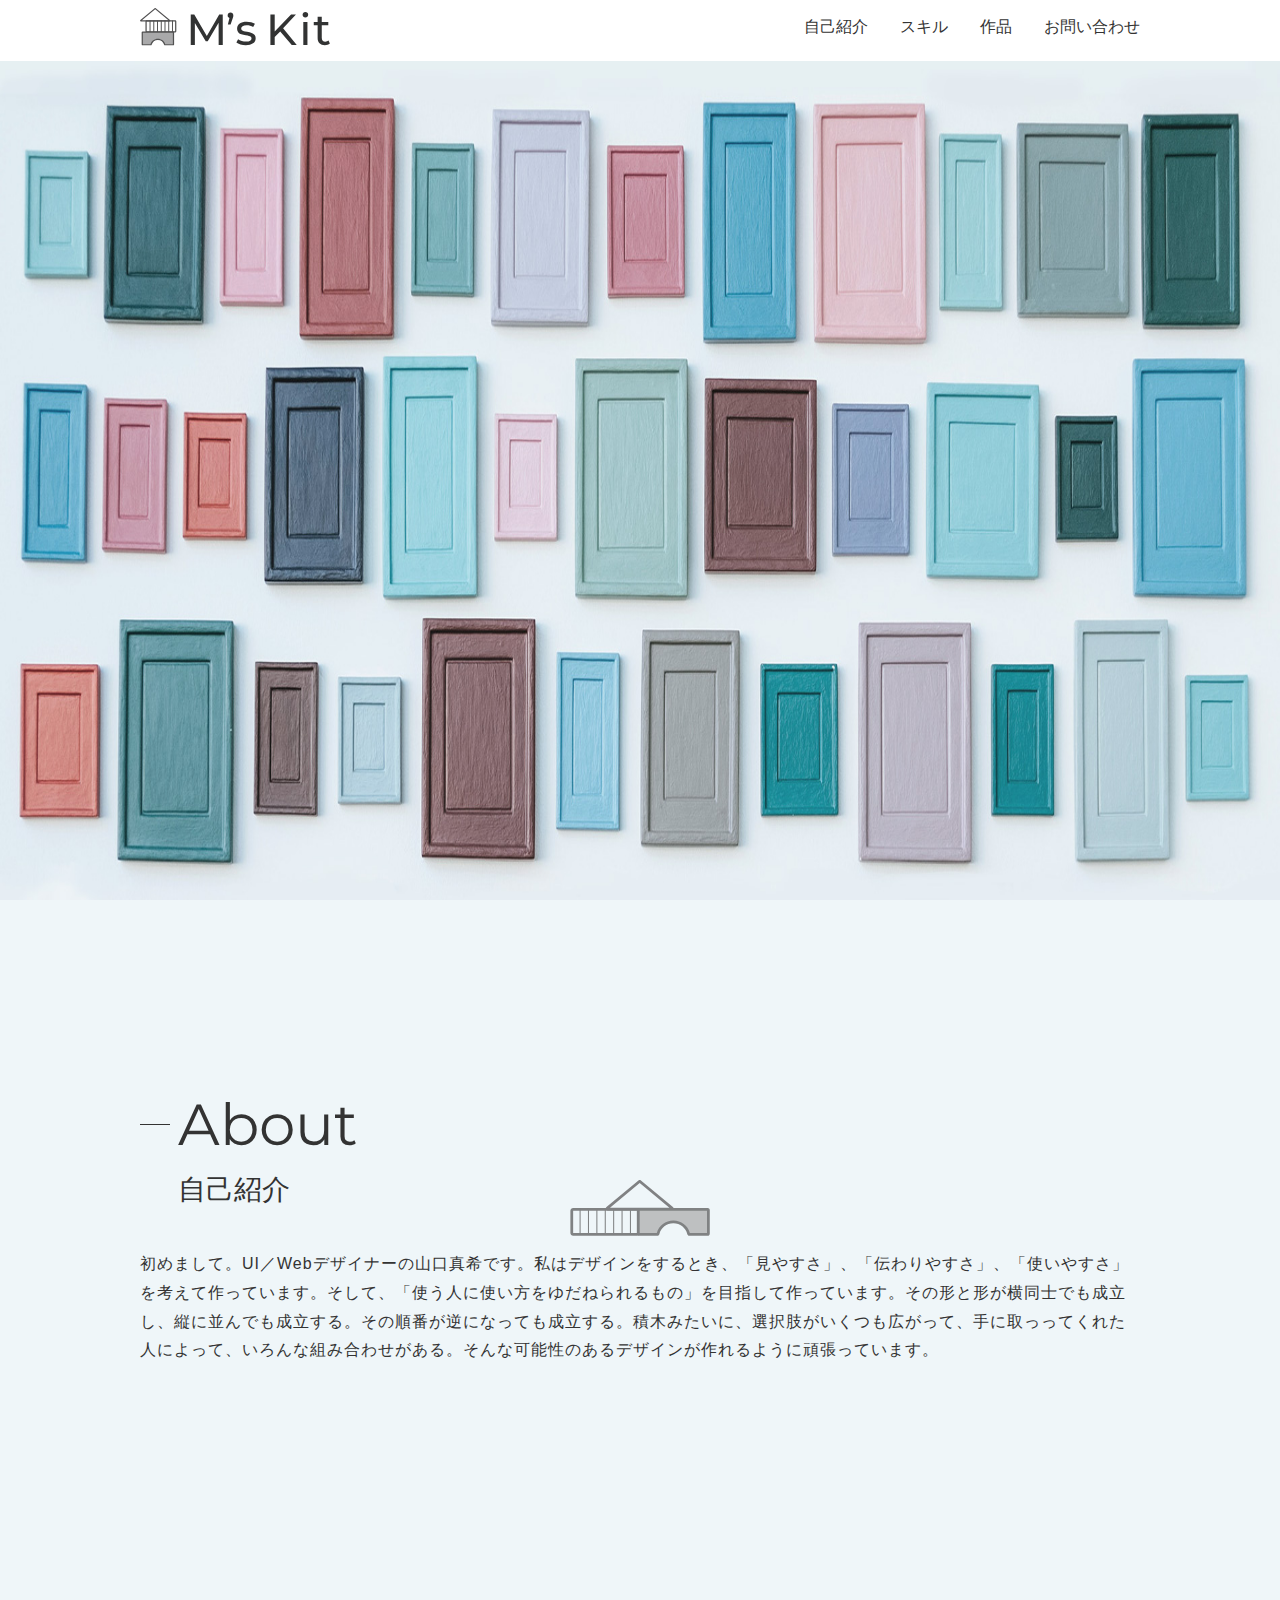
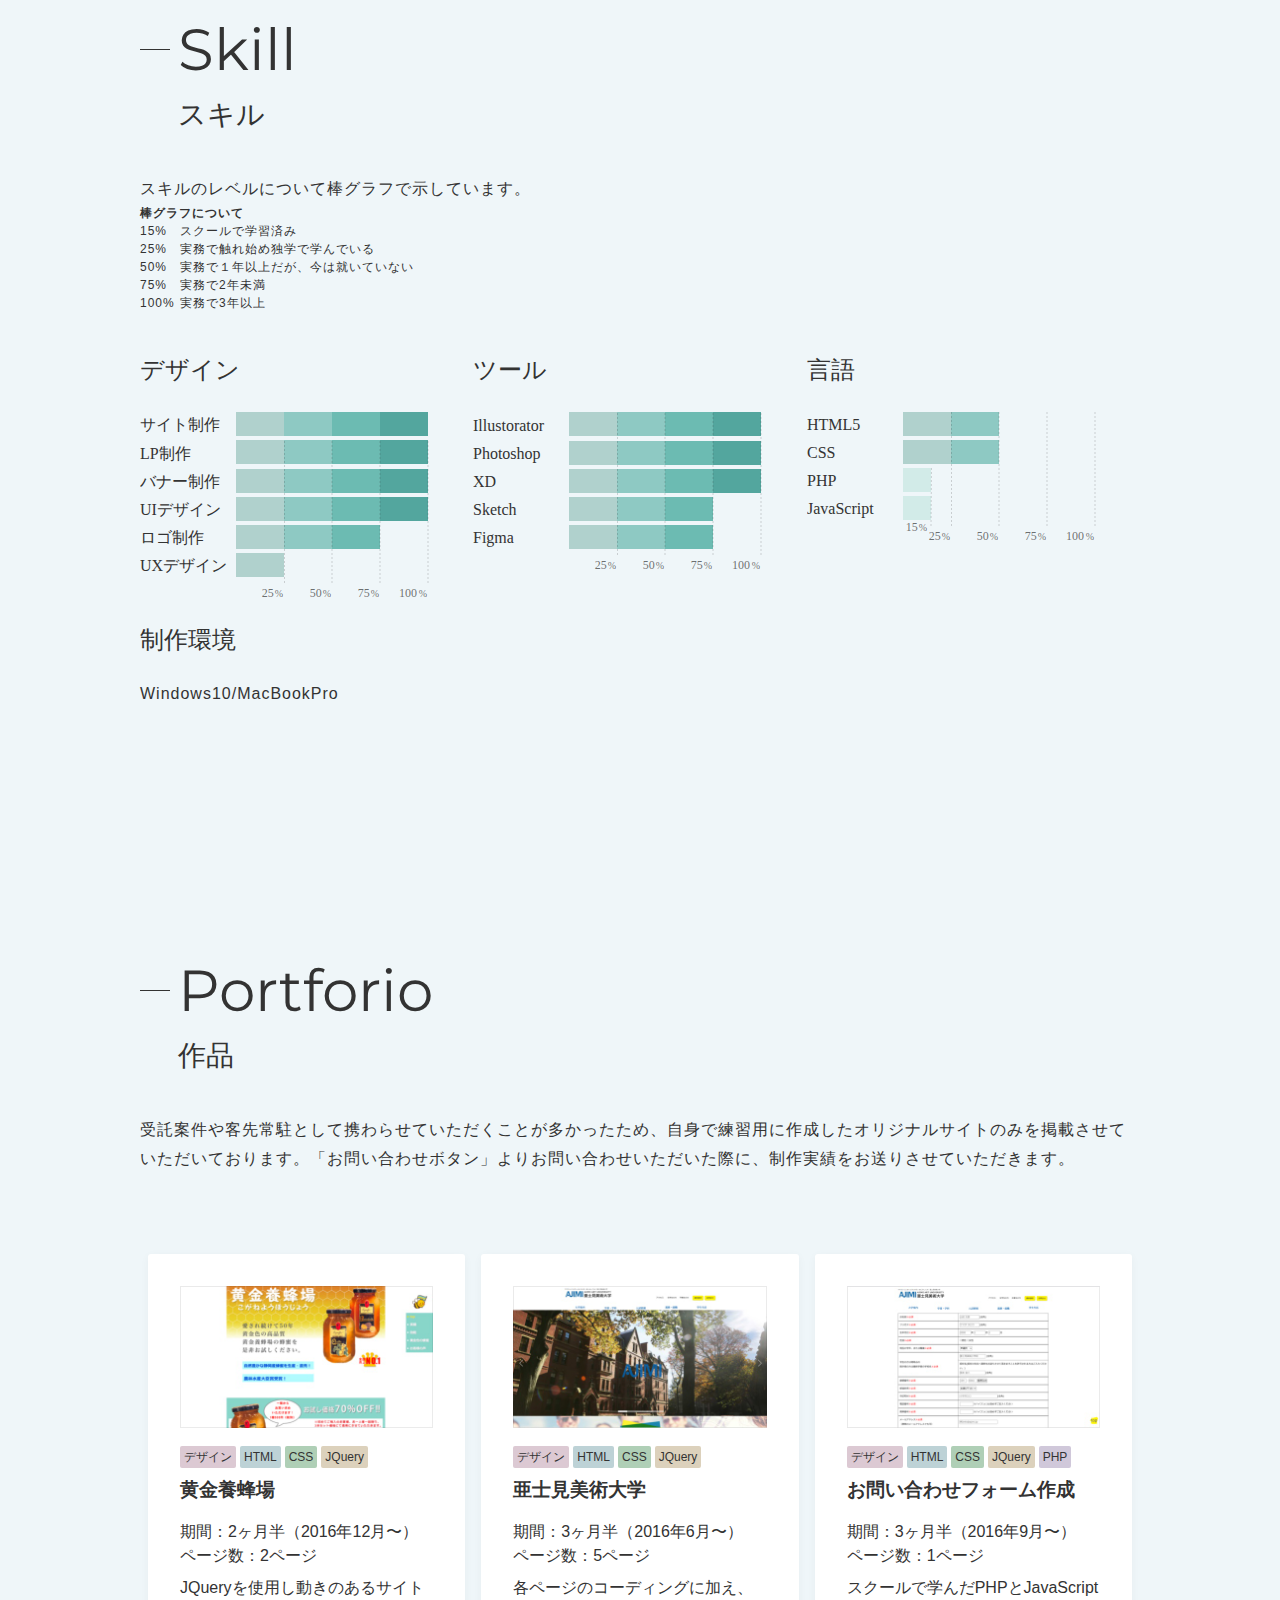
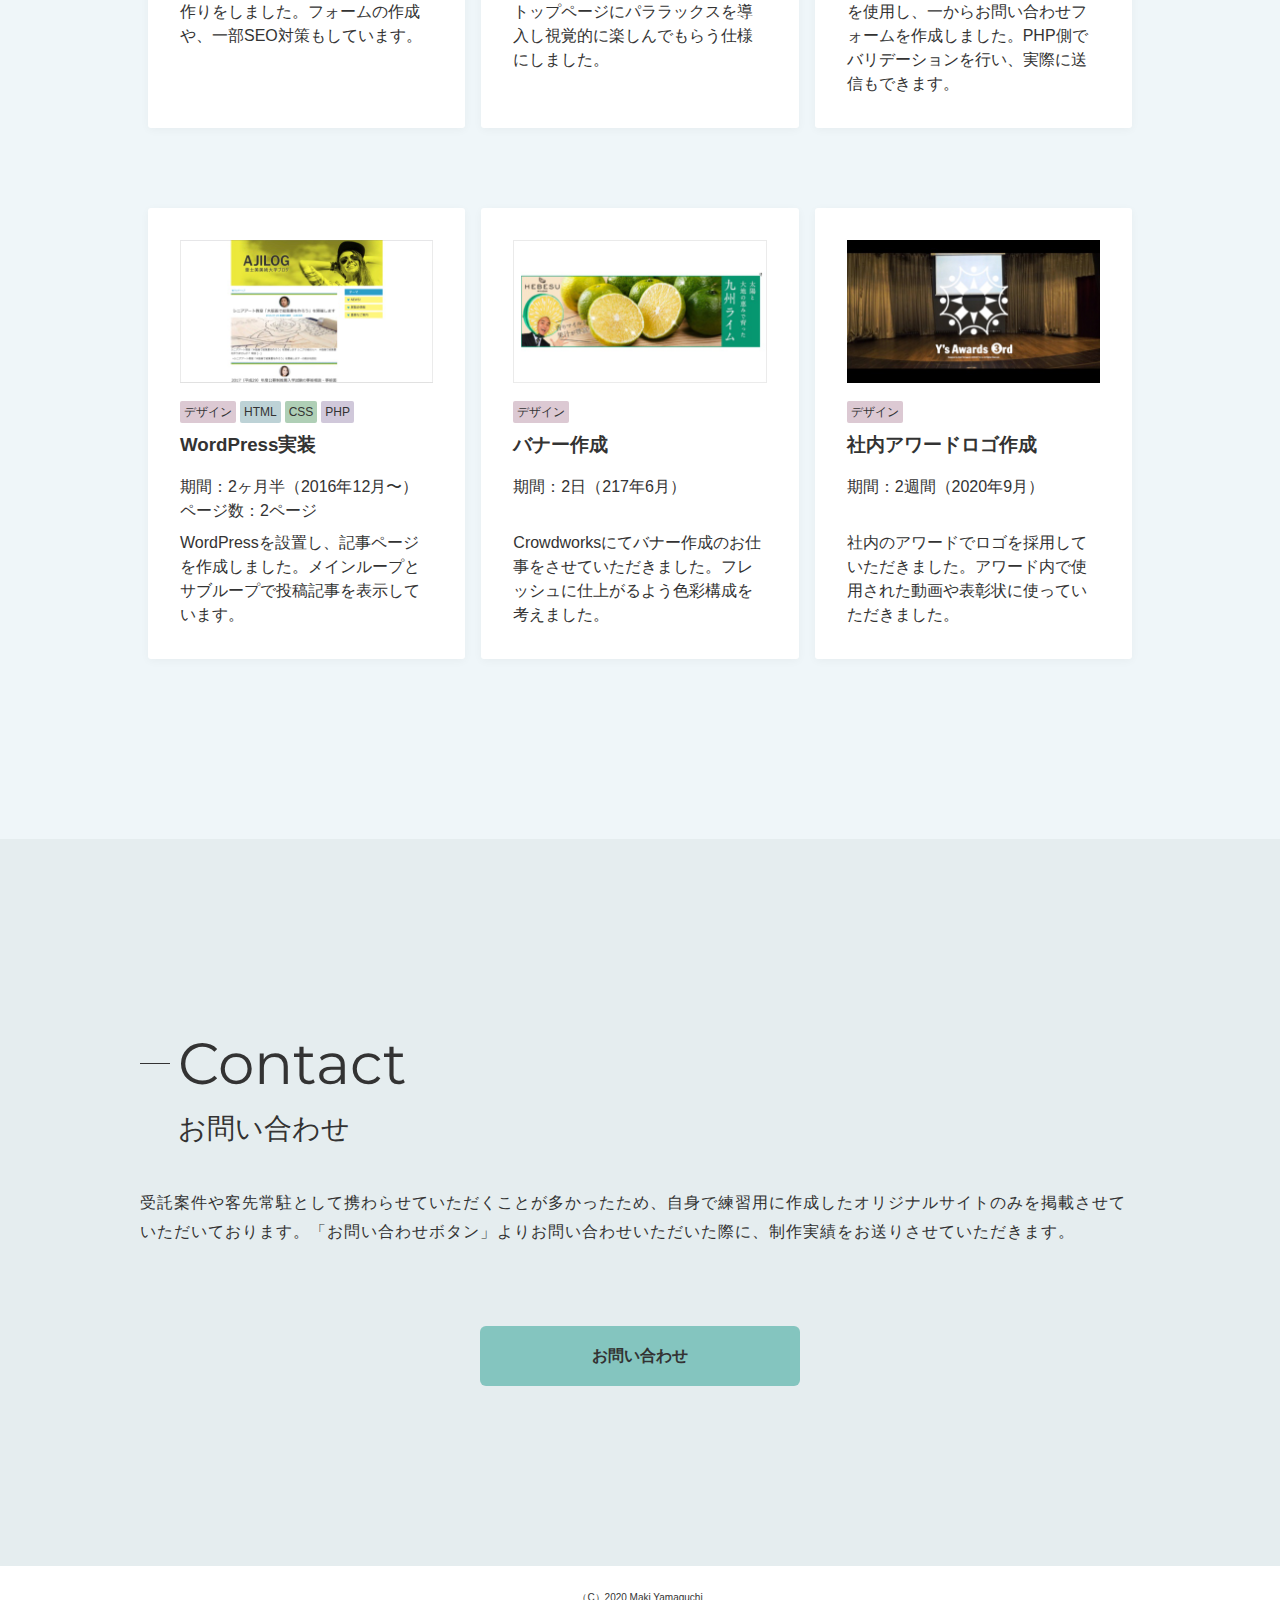
<file: coding/index.html>
<!DOCTYPE html>
<html lang="jp">
<head>
  <meta charset="UTF-8">
  <meta name="viewport" content="width=device-width, initial-scale=1.0">
  <meta http-equiv="X-UA-Compatible" content="ie=edge">
  <meta name="description" content="UI／Webデザイナーの山口真希の作品集です。">

  <meta property="og:image" content="./img/ogImage.png">
  <meta property="og:description" content="UI／Webデザイナーの山口真希の作品集です。">
  <meta property="og:title" content="M's Kit">

  <link rel="shortcut icon" href="img/favicon.ico" type="image/x-icon">
  <link href="https://fonts.googleapis.com/css2?family=Montserrat:wght@100&display=swap" rel="stylesheet">
  <link rel="stylesheet" href="css/reset.css">
  <link rel="stylesheet" href="css/style.min.css">

  <title>M's Kit</title>
</head>
<body>
<header>
  <section class="headerArea">
    <div class="headerContent">
        <h1 class="headerLogo">
          <a href="#">
            <img class="headerLogo--img" src="./img/logo.svg" alt="マキのポートフォリオのロゴ">
          </a>
        </h1>
        <div class="headerNav__hum--icon">
          <div class="btn-trigger" id="btn01">
            <span></span>
            <span></span>
            <span></span>
          </div>
        </div>
        <nav class="headerNav" id="Hum">
          <ul class="headerNav__list">
            <li class="headerNav--item">
              <a href="#about" class="headerNav--link">自己紹介</a>
            </li>
            <li class="headerNav--item">
              <a href="#skill" class="headerNav--link">スキル</a>
            </li>
            <li class="headerNav--item">
              <a href="#portforio" class="headerNav--link">作品</a>
            </li>
            <li class="headerNav--item">
              <a href="#contact" class="headerNav--link">お問い合わせ</a>
            </li>
          </ul>
        </nav>
    </div>
  </section>
  <div class="headerHeroImage">
    <figure class="headerHeroImage--item--pc">
      <img src="./img/headerHeroImage_demo.jpg" alt="マキのポートフォリオのロゴイメージの積木の画像">
    </figure>
    <figure class="headerHeroImage--item--sp">
      <img src="./img/headerHeroImage_demo_sp.jpg" alt="マキのポートフォリオのロゴイメージの積木の画像">
    </figure>
  </div>
</header>
<main>
  <section class="content--bg">
    <h2 class="content__title" id="about"><span class="content__title--en">About</span><span class="content__title--jp">自己紹介</span></h2>
      <p class="content__text">初めまして。UI／Webデザイナーの山口真希です。私はデザインをするとき、「見やすさ」、「伝わりやすさ」、「使いやすさ」を考えて作っています。そして、「使う人に使い方をゆだねられるもの」を目指して作っています。その形と形が横同士でも成立し、縦に並んでも成立する。その順番が逆になっても成立する。積木みたいに、選択肢がいくつも広がって、手に取っってくれた人によって、いろんな組み合わせがある。そんな可能性のあるデザインが作れるように頑張っています。
      </p>
  </section>
  <section class="content--graph">
      <h2 class="content__title" id="skill"><span class="content__title--en">Skill</span><span class="content__title--jp">スキル</span></h2>
      <p class="content__text">スキルのレベルについて棒グラフで示しています。</p>
      <div class="content__desc">
        <p class="content__desc--title">棒グラフについて</p>
        <dl>
          <dt>15%</dt>
          <dd>スクールで学習済み</dd>
          <dt>25%</dt>
          <dd>実務で触れ始め独学で学んでいる</dd>
          <dt>50%</dt>
          <dd>実務で１年以上だが、今は就いていない</dd>
          <dt>75%</dt>
          <dd>実務で2年未満</dd>
          <dt>100%</dt>
          <dd>実務で3年以上</dd>
        </dl>
      </div>

    <div class="content__graphArea">
      <ul class="content__graph">
        <li class="content__graph__list">
          <h3 class="content__graph__title">デザイン</h3>
          <figure class="content__graph__image">
            <img src="./img/skill_design.svg" alt="実務で3年以上は、サイト制作とLP制作とバナー制作とUIデザインです。実務で２年未満は、ロゴ制作です。実務で触れ始め独学で学んでいるものは、UXデザインです。">
          </figure>
        </li>
        <li class="content__graph__list">
          <h3 class="content__graph__title">ツール</h3>
          <figure class="content__graph__image">
            <img src="./img/skill_tool.svg" alt="実務で3年以上は、IllustoratorとPhotoshopとXDです。実務で２年未満は、SketchとFigmaです。">
          </figure>
        </li>
        <li class="content__graph__list">
          <h3 class="content__graph__title">言語</h3>
          <figure class="content__graph__image">
            <img src="./img/skill_language.svg" alt="実務で１年以上で、今は就いていないものは、HTML5とCSSです。スクールで学習済みは、PHPとJavaScriptです。">
          </figure>
        </li>
        <li class="content__graph__list">
          <h3 class="content__graph__title">制作環境</h3>
          <p class="content__graph__text">Windows10/MacBookPro</p>
        </li>
      </ul>
    </div>
  </section>
  <section class="content--card">
      <h2 class="content__title" id="portforio"><span class="content__title--en">Portforio</span><span class="content__title--jp">作品</span></h2>
      <p class="content__text">受託案件や客先常駐として携わらせていただくことが多かったため、自身で練習用に作成したオリジナルサイトのみを掲載させていただいております。「お問い合わせボタン」よりお問い合わせいただいた際に、制作実績をお送りさせていただきます。</p>
    <div class="content__cardArea">
      <ul class="content__card">
        <li class="content__card__list">
          <a href="http://makimaki2014.webcrow.jp/kogane/" class="content__card__list__link">
            <figure class="content__card__list__image">
              <img src="./img/card_01.jpg" alt="オリジナル作品の「黄金養蜂場」というサイトです。">
            </figure>
            <ul class="content__card__list__tagList">
              <li><span class="content__card__list__tagList--design">デザイン</span></li>
              <li><span class="content__card__list__tagList--html">HTML</span></li>
              <li><span class="content__card__list__tagList--css">CSS</span></li>
              <li><span class="content__card__list__tagList--jquery">JQuery</span></li>
            </ul>
            <h3 class="content__card__list__title">黄金養蜂場</h3>
            <ul class="content__card__list__textList">
              <li>期間：2ヶ月半（2016年12月〜）</li>
              <li>ページ数：2ページ</li>
            </ul>
            <p class="content__card__list__text">
              JQueryを使用し動きのあるサイト作りをしました。フォームの作成や、一部SEO対策もしています。
            </p>
          </a>
        </li>
        <li class="content__card__list">
          <a href="http://makimaki2014.webcrow.jp/ajimi/index.html" class="content__card__list__link">
            <figure class="content__card__list__image">
              <img src="./img/card_02.jpg" alt="オリジナル作品の「亜士見美術大学」というサイトです。">
            </figure>
            <ul class="content__card__list__tagList">
              <li><span class="content__card__list__tagList--design">デザイン</span></li>
              <li><span class="content__card__list__tagList--html">HTML</span></li>
              <li><span class="content__card__list__tagList--css">CSS</span></li>
              <li><span class="content__card__list__tagList--jquery">JQuery</span></li>
            </ul>
            <h3 class="content__card__list__title">亜士見美術大学</h3>
            <ul class="content__card__list__textList">
              <li>期間：3ヶ月半（2016年6月〜）</li>
              <li>ページ数：5ページ</li>
            </ul>
            <p class="content__card__list__text">
              各ページのコーディングに加え、トップページにパララックスを導入し視覚的に楽しんでもらう仕様にしました。
            </p>
          </a>
        </li>
        <li class="content__card__list">
          <a href="http://makimaki2014.webcrow.jp/ajimi/form.html" class="content__card__list__link">
            <figure class="content__card__list__image">
              <img src="./img/card_03.jpg" alt="オリジナル作品の亜士見美術大学のお問い合わせフォームです。">
            </figure>
            <ul class="content__card__list__tagList">
              <li><span class="content__card__list__tagList--design">デザイン</span></li>
              <li><span class="content__card__list__tagList--html">HTML</span></li>
              <li><span class="content__card__list__tagList--css">CSS</span></li>
              <li><span class="content__card__list__tagList--jquery">JQuery</span></li>
              <li><span class="content__card__list__tagList--php">PHP</span></li>
            </ul>
            <h3 class="content__card__list__title">お問い合わせフォーム作成</h3>
            <ul class="content__card__list__textList">
              <li>期間：3ヶ月半（2016年9月〜）</li>
              <li>ページ数：1ページ</li>
            </ul>
            <p class="content__card__list__text">
              スクールで学んだPHPとJavaScriptを使用し、一からお問い合わせフォームを作成しました。PHP側でバリデーションを行い、実際に送信もできます。
            </p>
          </a>
        </li>
        <li class="content__card__list">
          <a href="http://makimaki2014.webcrow.jp/ajimi/wp/" class="content__card__list__link">
            <figure class="content__card__list__image">
              <img src="./img/card_04.jpg" alt="オリジナル作品の亜士見美術大学のWordPressページです。">
            </figure>
            <ul class="content__card__list__tagList">
              <li><span class="content__card__list__tagList--design">デザイン</span></li>
              <li><span class="content__card__list__tagList--html">HTML</span></li>
              <li><span class="content__card__list__tagList--css">CSS</span></li>
              <li><span class="content__card__list__tagList--php">PHP</span></li>
            </ul>
            <h3 class="content__card__list__title">WordPress実装</h3>
            <ul class="content__card__list__textList">
              <li>期間：2ヶ月半（2016年12月〜）</li>
              <li>ページ数：2ページ</li>
            </ul>
            <p class="content__card__list__text">
              WordPressを設置し、記事ページを作成しました。メインループとサブループで投稿記事を表示しています。
            </p>
          </a>
        </li>
        <li class="content__card__list">
          <a href="#" class="content__card__list__link">
            <figure class="content__card__list__image">
              <img src="./img/card_05.jpg" alt="バナー作成したものです。">
            </figure>
            <ul class="content__card__list__tagList">
              <li><span class="content__card__list__tagList--design">デザイン</span></li>
            </ul>
            <h3 class="content__card__list__title">バナー作成</h3>
            <ul class="content__card__list__textList">
              <li>期間：2日（217年6月）</li>
            </ul>
            <p class="content__card__list__text">
              Crowdworksにてバナー作成のお仕事をさせていただきました。フレッシュに仕上がるよう色彩構成を考えました。
            </p>
          </a>
        </li>
        <li class="content__card__list">
          <a href="#" class="content__card__list__link">
            <figure class="content__card__list__image">
              <img src="./img/card_06.jpg" alt="社内アワードロゴ作成したものです。">
            </figure>
            <ul class="content__card__list__tagList">
              <li><span class="content__card__list__tagList--design">デザイン</span></li>
            </ul>
            <h3 class="content__card__list__title">社内アワードロゴ作成</h3>
            <ul class="content__card__list__textList">
              <li>期間：2週間（2020年9月）</li>
            </ul>
            <p class="content__card__list__text">
              社内のアワードでロゴを採用していただきました。アワード内で使用された動画や表彰状に使っていただきました。
            </p>
          </a>
        </li>

      </ul>
    </div>
  </section>
  <section class="content--form">
      <h2 class="content__title--form" id="contact"><span class="content__title--en">Contact</span><span class="content__title--jp">お問い合わせ</span></h2>
      <p class="content__text--form">受託案件や客先常駐として携わらせていただくことが多かったため、自身で練習用に作成したオリジナルサイトのみを掲載させていただいております。「お問い合わせボタン」よりお問い合わせいただいた際に、制作実績をお送りさせていただきます。</p>
    <a href="https://docs.google.com/forms/d/e/1FAIpQLSdPC4rwHamOzYlV7poeiKGAqkkx-aKRBlToyB_jcP4rZDVEWA/viewform?usp=sf_link" class="content__form__link">お問い合わせ</a>
  </section>
</main>
<footer class="contentPortforio--bg">
  <p>（C）2020 Maki Yamaguchi</p>
</footer>
<script src="https://ajax.googleapis.com/ajax/libs/jquery/3.4.1/jquery.min.js"></script>
<script src="js/style.js"></script>
</body>
</html>
</file>
<file: coding/css/style.min.css>
html{font-size:62.5%;line-height:1.5}body{font-family:"Helvetica Neue", Arial, "Hiragino Kaku Gothic ProN", "Hiragino Sans", Meiryo, "Montserrat", sans-serif;color:#333}.headerArea{position:fixed;background-color:#fff;width:100%}.headerContent{max-width:1000px;width:100%;margin:0 auto;display:-webkit-box;display:-ms-flexbox;display:flex;flex-wrap:wrap;align-items:center;padding:8px 0}@media screen and (max-width: 499px){.headerContent{padding:8px}}.headerContent .headerLogo{flex-basis:19%}@media screen and (max-width: 499px){.headerContent .headerLogo{flex-basis:88%}}.headerContent .headerNav{flex-basis:81%}@media screen and (max-width: 499px){.headerContent .headerNav{display:none;right:0;top:46px;width:100%;padding:24px;background:rgba(255,255,255,0.9);box-shadow:0 2px 10px rgba(0,0,0,0.04)}}.headerLogo a{display:block}.headerLogo a :hover{opacity:0.7;transition:all 0.3s ease;-webkit-transition:all 0.3s ease;-moz-transition:all 0.3s ease;-o-transition:all 0.3s ease}@media screen and (max-width: 499px){.headerLogo--img{width:122px}}.headerNav__list{display:-webkit-box;display:-ms-flexbox;display:flex;justify-content:flex-end}@media screen and (max-width: 499px){.headerNav__list{display:block}}.headerNav__list .headerNav--item{font-size:1.6rem}@media screen and (max-width: 499px){.headerNav__list .headerNav--item{padding-bottom:32px}.headerNav__list .headerNav--item:last-child{padding-bottom:0}}.headerNav__list .headerNav--item a{text-decoration:none;transition:all 0.3s ease;-webkit-transition:all 0.3s ease;-moz-transition:all 0.3s ease;-o-transition:all 0.3s ease;display:inline-block;padding-right:3.2rem;color:#333}.headerNav__list .headerNav--item a:hover{opacity:0.7}.headerNav__list .headerNav--item:last-child a{padding-right:0}.headerNav__hum--icon{display:none;text-align:right}@media screen and (max-width: 499px){.headerNav__hum--icon{display:block;flex-basis:12%}}.btn-trigger{position:relative;width:30px;height:26px;cursor:pointer}.btn-trigger span{position:absolute;left:0;width:100%;height:2px;background-color:#333;border-radius:2px}.btn-trigger,.btn-trigger span{display:inline-block;transition:all .5s;box-sizing:border-box}.btn-trigger span:nth-of-type(1){top:0}.btn-trigger span:nth-of-type(2){top:13px}.btn-trigger span:nth-of-type(3){bottom:0}#btn01.active span:nth-of-type(1){-webkit-transform:translateY(10px) rotate(-45deg);transform:translateY(10px) rotate(-45deg)}#btn01.active span:nth-of-type(2){opacity:0}#btn01.active span:nth-of-type(3){-webkit-transform:translateY(-14px) rotate(45deg);transform:translateY(-14px) rotate(45deg)}.headerHeroImage{width:100%}.headerHeroImage .headerHeroImage--item--pc{display:block;height:100vh;width:100%;padding-top:61px}@media screen and (max-width: 499px){.headerHeroImage .headerHeroImage--item--pc{display:none}}.headerHeroImage .headerHeroImage--item--pc img{margin:0 auto;height:100%;width:100%}.headerHeroImage .headerHeroImage--item--sp{display:none}@media screen and (max-width: 499px){.headerHeroImage .headerHeroImage--item--sp{display:block;height:100vh;padding-top:46px}.headerHeroImage .headerHeroImage--item--sp img{margin:0 auto;height:100%;width:100%}}main{background:#eff6f9;padding-top:120px}@media screen and (max-width: 499px){main{padding-top:64px}}.content--bg{background-image:url(../img/about_bg_image.svg);background-repeat:no-repeat;background-position:center 160px;max-width:1000px;width:100%;margin:0 auto 180px}@media screen and (max-width: 499px){.content--bg{padding:0 1.6rem;background:none;margin:0 auto 110px}}.content--graph{max-width:1000px;width:100%;margin:0 auto 180px}@media screen and (max-width: 499px){.content--graph{padding:0 1.6rem;margin:0 auto 110px}}.content--card{max-width:1000px;width:100%;margin:0 auto 100px}@media screen and (max-width: 499px){.content--card{padding:0 1.6rem;margin:0 auto 110px}}.content--form{background:#e5edef;padding:120px 0 180px}@media screen and (max-width: 499px){.content--form{padding:64px 0 110px}}.content--form .content__title--form{max-width:1000px;width:100%;margin:0 auto 40px}@media screen and (max-width: 499px){.content--form .content__title--form{padding:46px 1.6rem 0;margin:0 auto 32px}}.content--form .content__text--form{max-width:1000px;width:100%;margin:0 auto 80px}@media screen and (max-width: 499px){.content--form .content__text--form{padding:0 1.6rem;margin:0 auto 32px}}.content__title,.content__title--form{font-family:"Montserrat";font-size:5.8rem;font-weight:normal;margin-bottom:40px;padding-top:61px}@media screen and (max-width: 499px){.content__title,.content__title--form{font-size:4.4rem;margin-bottom:32px;padding-top:46px}}.content__title .content__title--en,.content__title--form .content__title--en{display:flex;align-items:center}.content__title .content__title--en:before,.content__title--form .content__title--en:before{border-top:1px solid;content:"";width:3rem;margin-right:0.8rem}@media screen and (max-width: 499px){.content__title .content__title--en:before,.content__title--form .content__title--en:before{width:1rem}}.content__title .content__title--jp,.content__title--form .content__title--jp{font-size:2.8rem;display:block;padding-left:3.8rem}@media screen and (max-width: 499px){.content__title .content__title--jp,.content__title--form .content__title--jp{font-size:2.2rem;padding-left:1.8rem}}.content__text,.content__text--form{font-size:1.6rem;line-height:1.8;letter-spacing:0.1rem}.content__desc{font-size:1.2rem;margin-bottom:40px;letter-spacing:0.1rem}@media screen and (max-width: 499px){.content__desc{margin-bottom:32px}}.content__desc .content__desc--title{font-weight:bold}.content__desc dt{float:left;clear:left}.content__desc dd{margin-left:4rem}.content__graph__title{font-weight:normal;font-size:2.4rem;margin-bottom:24px}@media screen and (max-width: 499px){.content__graph__title{font-size:1.8rem;margin-bottom:16px}}.content__graph{display:-webkit-flex;display:-ms-flex;display:flex;flex-wrap:wrap}.content__graph .content__graph__list{flex-basis:calc(100% / 3);padding-bottom:2.4em}@media screen and (max-width: 499px){.content__graph .content__graph__list{flex-basis:100%}}.content__graph .content__graph__list:last-child{padding-bottom:0}.content__graph .content__graph__text{font-size:1.6rem;letter-spacing:0.1rem}@media screen and (max-width: 499px){.content__graph__image{text-align:center}.content__graph__image img{display:inline-block}}.content__cardArea{padding-top:80px}@media screen and (max-width: 499px){.content__cardArea{padding-top:32px}}.content__card{display:-webkit-flex;display:-ms-flex;display:flex;flex-wrap:wrap}.content__card .content__card__list{flex-basis:calc(100% / 3 - 1.6rem);margin:0 0.8rem 80px}@media screen and (max-width: 499px){.content__card .content__card__list{flex-basis:100%;margin:0 0 32px 0}.content__card .content__card__list:last-child{margin:0}}.content__card .content__card__list a{color:#333;text-decoration:none;box-shadow:0 2px 10px rgba(0,0,0,0.04);border-radius:3px;background:#fff;display:inline-block;padding:3.2rem;height:100%}@media screen and (max-width: 499px){.content__card .content__card__list a{padding:1.6rem}}.content__card .content__card__list a:hover{opacity:0.7}.content__card__list__link{font-size:1.6rem}.content__card__list__image{margin-bottom:16px}.content__card__list__link .content__card__list__tagList{display:-webkit-flex;display:-ms-flex;display:flex;flex-wrap:wrap;margin-bottom:8px}.content__card__list__link .content__card__list__tagList li{margin-right:4px}.content__card__list__link .content__card__list__tagList li:last-child{margin-right:0}.content__card__list__link .content__card__list__tagList li span{padding:2px 4px;display:inline-block;border-radius:2px;font-size:1.2rem}.content__card__list__link .content__card__list__tagList li .content__card__list__tagList--design{background-color:#DCC9D3}.content__card__list__link .content__card__list__tagList li .content__card__list__tagList--html{background-color:#BDD2D6}.content__card__list__link .content__card__list__tagList li .content__card__list__tagList--css{background-color:#AFCFB6}.content__card__list__link .content__card__list__tagList li .content__card__list__tagList--jquery{background-color:#DCD1BC}.content__card__list__link .content__card__list__tagList li .content__card__list__tagList--php{background-color:#D0C8DA}.content__card__list__title{font-weight:bold;margin-bottom:16px}.content__card__list__link .content__card__list__textList{margin-bottom:8px;height:48px}.content__form__link{font-size:1.6rem;font-weight:bold;text-decoration:none;display:block;background-color:#84c5bf;width:32rem;margin:0 auto;line-height:6rem;text-align:center;color:#333;border-radius:6px}.content__form__link:hover{opacity:0.7}@media screen and (max-width: 499px){.content__form__link{max-width:26rem;width:100%}}.contentPortforio--bg{padding:24px 0;text-align:center}.contentPortforio--bg p{font-size:1rem}
</file>
